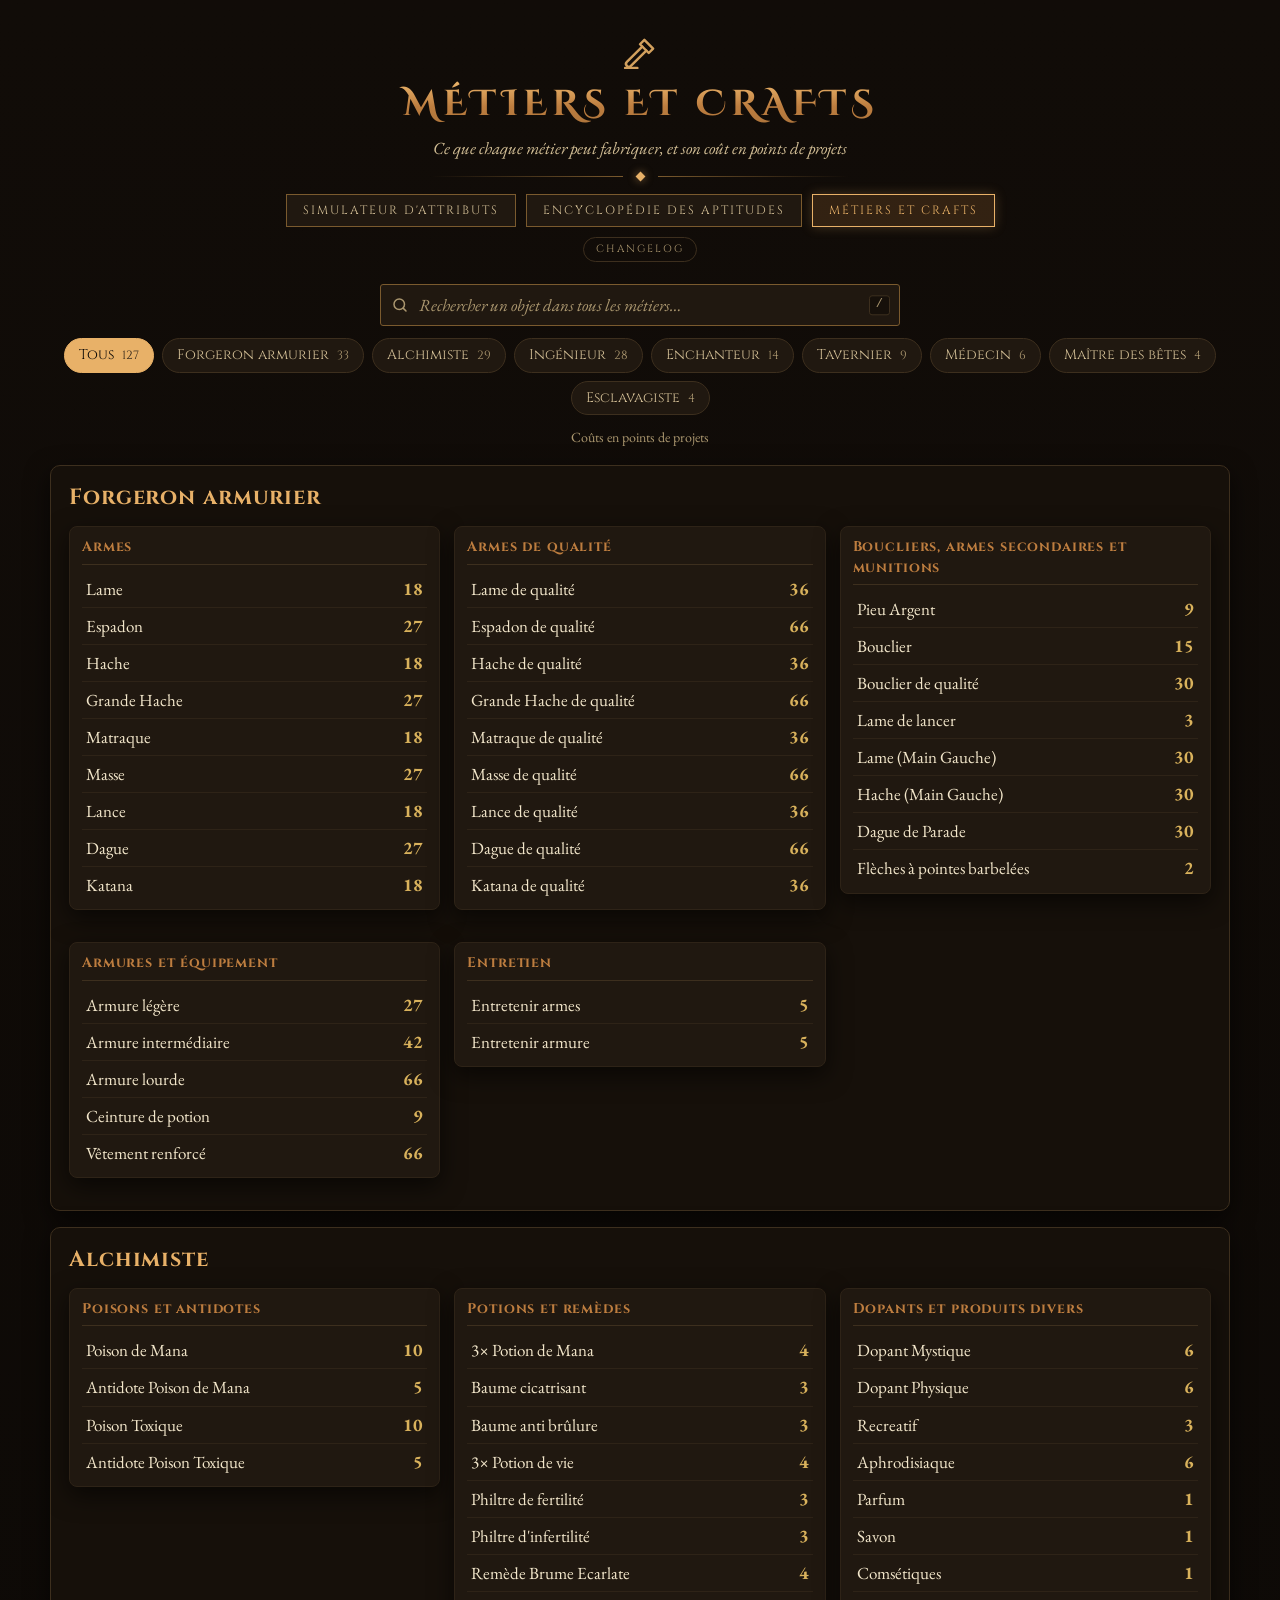
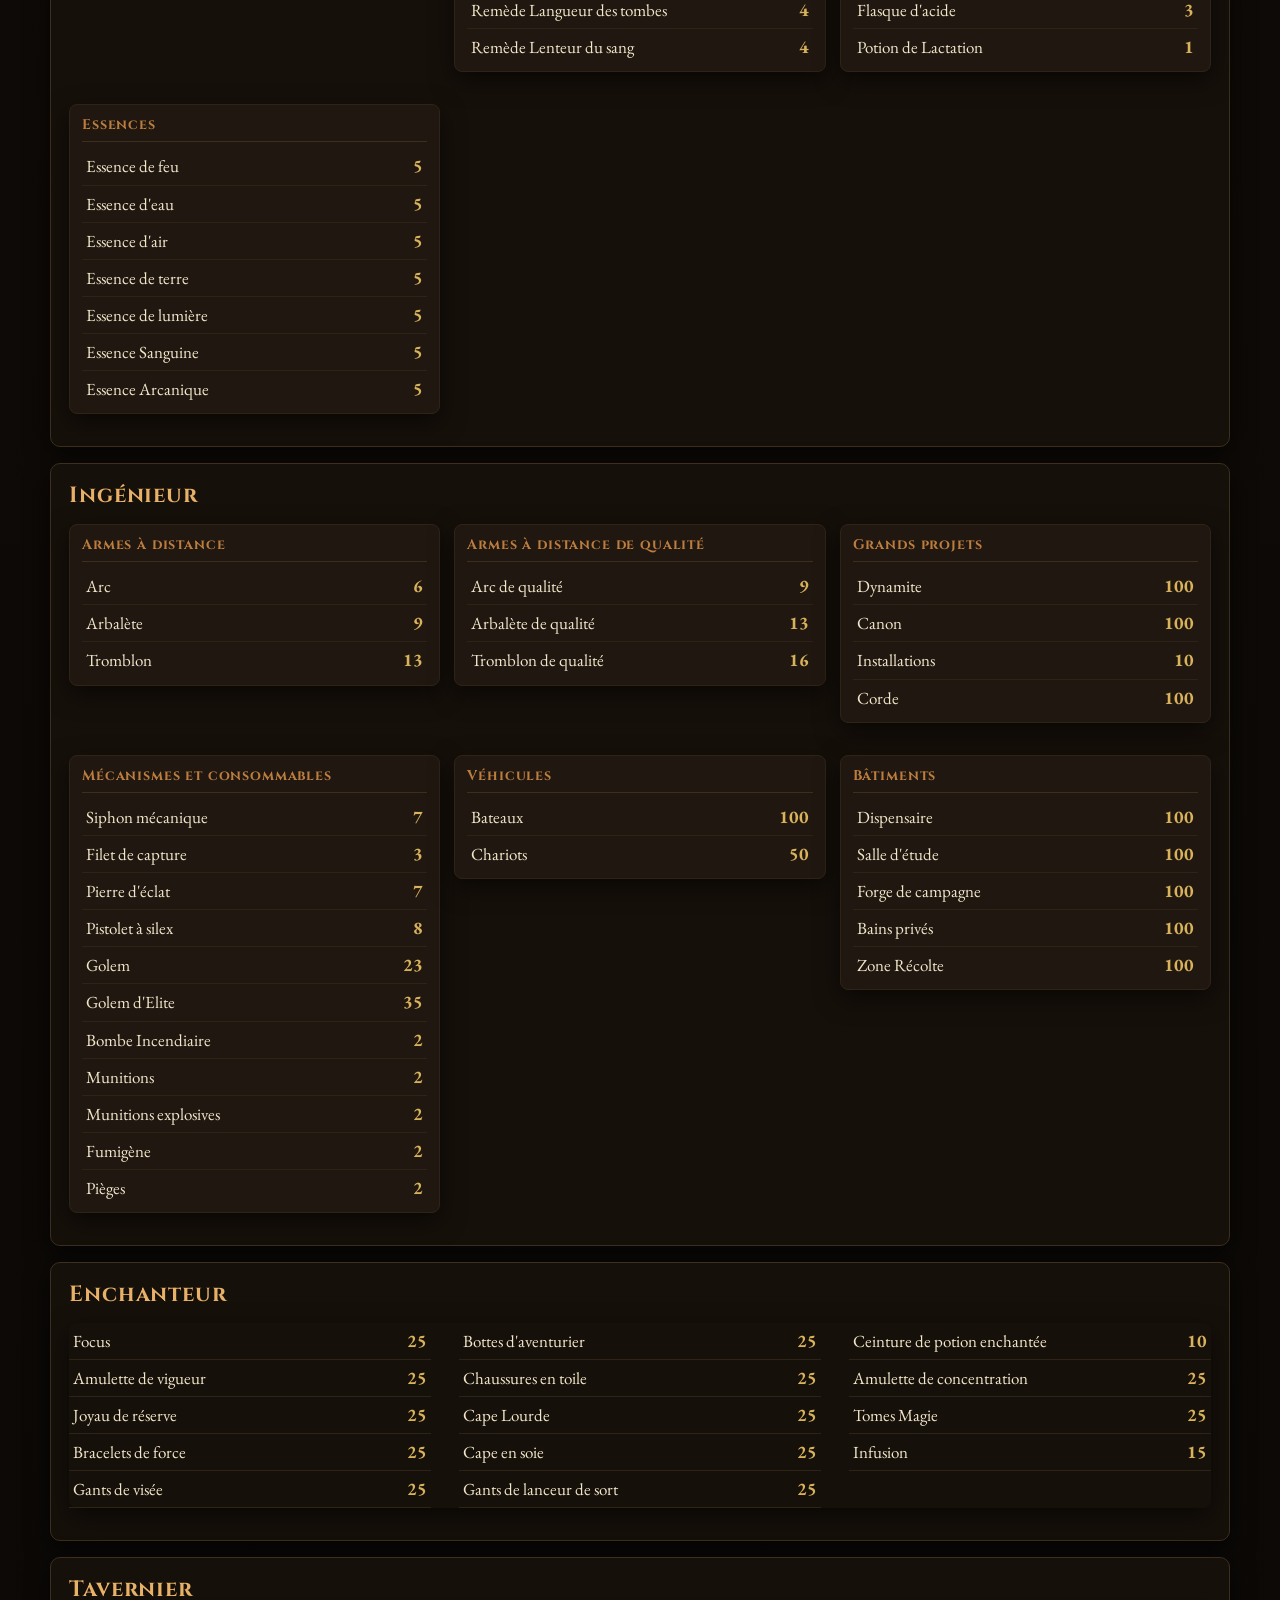
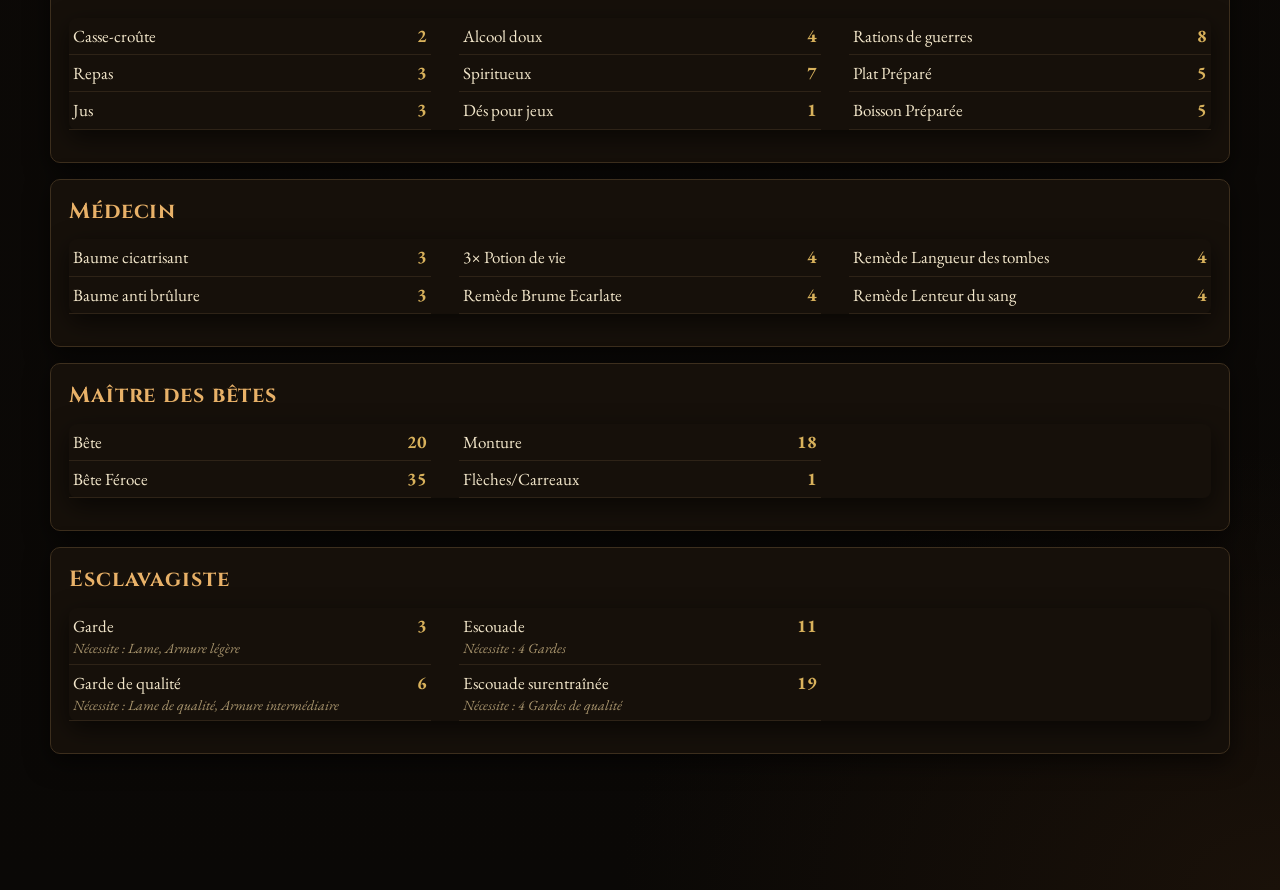
<file: RRUE5-V2/metiers.html>
<!DOCTYPE html>
<html lang="fr">
<head>
<meta charset="UTF-8">
<meta name="viewport" content="width=device-width, initial-scale=1.0">
<title>Métiers et Crafts</title>
<link rel="preconnect" href="https://fonts.googleapis.com">
<link rel="preconnect" href="https://fonts.gstatic.com" crossorigin>
<link href="https://fonts.googleapis.com/css2?family=Cinzel:wght@500;600;700;800&family=Cinzel+Decorative:wght@700;900&family=EB+Garamond:ital,wght@0,400;0,500;0,600;0,700;1,400&display=swap" rel="stylesheet">
<link rel="stylesheet" href="abilities.css">
<style>
  .metiers-wrap{ max-width: 1180px; margin: 0 auto; }
  .metiers-tools{ display: flex; flex-direction: column; gap: 12px; margin-bottom: 18px; }
  .metiers-tools .search-box{ display: block; flex: none; max-width: 520px; width: 100%; margin: 0 auto; }
  .metiers-tabs{ display: flex; flex-wrap: wrap; justify-content: center; gap: 8px; }
  .metiers-tabs button{ font-family: var(--font-display); font-size: 14px; color: var(--text-dim); border: 1px solid var(--border); border-radius: 999px; padding: 6px 14px; background: var(--surface-2); cursor: pointer; }
  .metiers-tabs button:hover{ color: var(--bronze-bright); border-color: var(--bronze-bright); }
  .metiers-tabs button span{ color: var(--text-faint); font-size: 12px; margin-left: 4px; }
  .metiers-tabs button[aria-selected="true"]{ color: var(--bg); background: var(--bronze-bright); border-color: var(--bronze-bright); }
  .metiers-tabs button[aria-selected="true"] span{ color: var(--surface-3); }
  .search-status{ text-align: center; color: var(--text-faint); font-style: italic; margin: 0; }
  .unit-hint{ text-align: center; color: var(--text-faint); font-size: 14px; margin: 0; }
  .metier{ background: var(--surface); border: 1px solid var(--border); border-radius: 10px; padding: 16px 18px 14px; margin-bottom: 16px; box-shadow: 0 8px 24px var(--shadow-deep); }
  .metier h2{ font-family: var(--font-display); font-size: 22px; color: var(--bronze-bright); margin: 0 0 12px; letter-spacing: 0.04em; }
  .metier-desc{ color: var(--text-dim); margin: -6px 0 12px; font-style: italic; }
  .groups{ display: grid; grid-template-columns: repeat(auto-fill, minmax(300px, 1fr)); gap: 14px; align-items: start; }
  .group{ background: var(--surface-2); border: 1px solid var(--border-soft); border-radius: 8px; padding: 10px 12px 6px; }
  .group h3{ font-family: var(--font-display); font-size: 14px; letter-spacing: 0.06em; color: var(--bronze); margin: 0 0 6px; padding-bottom: 6px; border-bottom: 1px solid var(--border); }
  .crafts{ list-style: none; margin: 0; padding: 0; }
  .crafts li{ display: flex; justify-content: space-between; align-items: baseline; gap: 12px; padding: 5px 4px; border-bottom: 1px solid var(--border-soft); break-inside: avoid; }
  .crafts li:last-child{ border-bottom: 0; }
  .crafts li:hover{ background: var(--surface-3); }
  .obj{ display: flex; flex-direction: column; }
  .craft-note{ color: var(--text-faint); font-size: 14px; font-style: italic; }
  .pts{ color: var(--gold); font-weight: 700; font-size: 18px; font-variant-numeric: tabular-nums; white-space: nowrap; }
  .pts.unknown{ color: var(--text-faint); font-weight: 400; }
  /* Métier sans sous-catégorie : la liste s'étale sur plusieurs colonnes */
  .metier.single .groups{ display: block; }
  .metier.single .group{ background: none; border: 0; padding: 0; }
  .metier.single .crafts{ columns: 3 260px; column-gap: 28px; }
  .metier.single .crafts li:last-child{ border-bottom: 1px solid var(--border-soft); }
  /* Recherche : tous les métiers correspondants s'affichent, en plus compact */
  .searching .metier{ padding: 12px 16px 10px; }
  .searching .metier h2{ font-size: 18px; margin-bottom: 8px; }
  @media (max-width: 520px){ body{ padding: 20px 16px 80px; } .groups{ grid-template-columns: 1fr; } }
</style>
</head>
<body>
<div class="app">
  <header class="hero">
    <svg class="hero-glyph" viewBox="0 0 24 24" fill="none" stroke="currentColor" stroke-width="1.4" stroke-linecap="round" stroke-linejoin="round" aria-hidden="true">
      <path d="M14.5 4.5 19.5 9.5 17 12 12 7Z"/><path d="M13.3 8.3 4.5 17.1a1.6 1.6 0 0 0 2.3 2.3l8.8-8.8"/><path d="M3.5 20.5h7"/>
    </svg>
    <h1>Métiers et Crafts</h1>
    <p>Ce que chaque métier peut fabriquer, et son coût en points de projets</p>
    <div class="hero-rule"><span class="diamond"></span></div>
    <nav class="hero-links" aria-label="Pages">
      <a class="back-link" href="index.html">Simulateur d'Attributs</a>
      <a class="back-link" href="abilities.html">Encyclopédie des Aptitudes</a>
      <!-- Masqué pour le moment : <a class="back-link erp-link" href="abilities-erp.html">Aptitudes ERP</a> -->
      <a class="back-link" href="metiers.html" aria-current="page">Métiers et Crafts</a>
    </nav>
  </header>

  <div class="metiers-wrap">
    <div class="metiers-tools">
      <label class="search-box">
        <svg viewBox="0 0 24 24" fill="none" stroke="currentColor" stroke-width="2" stroke-linecap="round" aria-hidden="true"><circle cx="11" cy="11" r="7"/><path d="m20 20-3.5-3.5"/></svg>
        <input class="search" id="search" type="search" placeholder="Rechercher un objet dans tous les métiers…" autocomplete="off" aria-label="Rechercher un objet">
        <kbd>/</kbd>
      </label>
      <nav class="metiers-tabs" id="metiers-tabs" role="tablist" aria-label="Métiers"></nav>
      <p class="unit-hint">Coûts en points de projets</p>
      <p class="search-status" id="search-status" aria-live="polite" hidden></p>
    </div>
    <main id="metiers"></main>
  </div>
</div>
<script src="metiers.js"></script>
<script src="changelog.js"></script>
</body>
</html>
</file>
<file: RRUE5-V2/abilities.css>
:root{
    --bg: #0a0806;
    --bg-vignette:
      radial-gradient(ellipse 900px 500px at 50% -8%, #2a1d10 0%, transparent 60%),
      radial-gradient(ellipse 1200px 800px at 100% 100%, #1a1109 0%, transparent 55%),
      linear-gradient(180deg, #100b07 0%, #0a0806 100%);
    --surface: #16100a;
    --surface-2: #201810;
    --surface-3: #2b2117;
    --surface-4: #352a1d;
    --border: #3d2f1e;
    --border-soft: #2e2317;
    --border-bright: #7a5a2e;
    --text: #f2e6ca;
    --text-dim: #d3bf96;
    --text-faint: #ab976f;
    --bronze: #bd7d3f;
    --bronze-bright: #e8b168;
    --gold: #d9b25c;
    --vitales: #9c3225;
    --mobilite: #6f8a45;
    --combat: #c0672f;
    --defense: #7c8ea3;
    --magie: #4d84a3;
    --erp: #a8507a;
    --ps: #b48ae0;
    --mobilite-bright: #9dbd6a;
    --magie-bright: #6fb0d4;
    --vitales-bright: #e8776a;
    --combat-bright: #e08a4f;
    --defense-bright: #a7b8cc;
    --dmg-contondant: #c9a77a;
    --dmg-tranchant: #d8d2c4;
    --dmg-perforant: #9fb6cc;
    --pos: #9fd07a;
    --neg: #ff9c8f;
    --erp-pos: #f29ac4;
    --erp-neg: #9aa6f0;
    --shadow-deep: rgba(0,0,0,0.6);
    --bar-h: 150px;
    --font-display: 'Cinzel', Georgia, serif;
    --font-deco: 'Cinzel Decorative', 'Cinzel', Georgia, serif;
    --font-body: 'EB Garamond', Georgia, 'Times New Roman', serif;
    --font-mono: ui-monospace, 'Cascadia Mono', Consolas, 'Courier New', monospace;
  }

  *{ box-sizing: border-box; }
  html{ scroll-behavior: smooth; }
  body{
    margin: 0;
    background: var(--bg-vignette), var(--bg);
    color: var(--text);
    font-family: var(--font-body);
    font-size: 17px;
    line-height: 1.45;
    min-height: 100vh;
    padding: 28px 20px 120px;
    position: relative;
  }
  body::before{
    content: "";
    position: fixed; inset: 0;
    pointer-events: none;
    z-index: 0;
    opacity: 0.45;
    mix-blend-mode: overlay;
    background-image: url("data:image/svg+xml;utf8,<svg xmlns='http://www.w3.org/2000/svg' width='160' height='160'><filter id='n'><feTurbulence type='fractalNoise' baseFrequency='0.85' numOctaves='2' stitchTiles='stitch'/><feColorMatrix type='saturate' values='0'/></filter><rect width='100%25' height='100%25' filter='url(%23n)' opacity='0.35'/></svg>");
  }
  button{ font: inherit; color: inherit; }
  :focus-visible{ outline: 2px solid var(--bronze-bright); outline-offset: 2px; }
  [hidden]{ display: none !important; }

  .app{ max-width: 1560px; margin: 0 auto; position: relative; z-index: 1; }

  /* ================= En-tête ================= */
  header.hero{ text-align: center; margin-bottom: 22px; padding: 4px 16px 0; }
  .hero-glyph{ width: 42px; height: 42px; margin: 0 auto 4px; color: var(--bronze-bright); opacity: 0.9; display: block; }
  h1{
    font-family: var(--font-deco);
    font-size: clamp(24px, 4vw, 36px);
    letter-spacing: 5px;
    text-transform: uppercase;
    font-weight: 700;
    background: linear-gradient(180deg, var(--bronze-bright) 10%, var(--bronze) 55%, #a9723a 100%);
    -webkit-background-clip: text;
    background-clip: text;
    color: transparent;
    margin: 0 0 6px;
  }
  .hero p{ color: var(--text-dim); font-style: italic; font-size: 17px; margin: 0; }
  .hero-rule{ display: flex; align-items: center; justify-content: center; gap: 14px; max-width: 420px; margin: 12px auto 0; }
  .hero-rule::before, .hero-rule::after{ content: ""; height: 1px; flex: 1 1 auto; background: linear-gradient(90deg, transparent, var(--border-bright)); }
  .hero-rule::after{ background: linear-gradient(90deg, var(--border-bright), transparent); }
  .hero-rule .diamond{ width: 7px; height: 7px; flex-shrink: 0; background: var(--bronze-bright); transform: rotate(45deg); box-shadow: 0 0 8px rgba(232,177,104,0.55); }
  .back-link{
    display: inline-block;
    margin-top: 14px;
    font-family: var(--font-display);
    font-size: 12px;
    letter-spacing: 2px;
    text-transform: uppercase;
    color: var(--text-dim);
    text-decoration: none;
    border: 1px solid var(--border-bright);
    background: var(--surface-2);
    padding: 7px 16px;
    transition: all 0.2s ease;
  }
  .back-link:hover{ color: var(--bronze-bright); border-color: var(--bronze-bright); background: rgba(189,125,63,0.12); }

  /* Légende */
  .legend{
    margin: 18px auto 0;
    max-width: 1100px;
    display: flex; flex-wrap: wrap; justify-content: center; gap: 8px 18px;
    font-size: 15px; color: var(--text-dim);
  }
  .legend > span{ display: inline-flex; align-items: center; gap: 6px; }

  /* ================= Barre d'outils ================= */
  .toolbar{
    position: sticky; top: 0; z-index: 30;
    margin: 0 0 22px;
    background: rgba(22,16,10,0.97);
    border: 1px solid var(--border);
    border-top: 2px solid var(--border-bright);
    box-shadow: 0 10px 28px var(--shadow-deep);
    padding: 12px 16px;
    display: flex; flex-direction: column; gap: 10px;
  }
  @supports (backdrop-filter: blur(4px)){ .toolbar{ background: rgba(22,16,10,0.9); backdrop-filter: blur(8px); } }
  .tb-row{ display: flex; flex-wrap: wrap; align-items: center; gap: 10px 14px; }

  .search-box{ position: relative; flex: 1 1 300px; min-width: 0; }
  .search-box svg{ position: absolute; left: 11px; top: 50%; transform: translateY(-50%); width: 18px; height: 18px; color: var(--text-faint); pointer-events: none; }
  .search{
    width: 100%;
    background: var(--surface-2);
    border: 1px solid var(--border-bright);
    color: var(--text);
    font-family: var(--font-body);
    font-size: 17px;
    padding: 9px 36px 9px 38px;
    outline: none;
    border-radius: 3px;
  }
  .search:focus{ border-color: var(--bronze-bright); box-shadow: 0 0 0 3px rgba(232,177,104,0.15); }
  .search::placeholder{ color: var(--text-faint); font-style: italic; }
  .search-box kbd{
    position: absolute; right: 10px; top: 50%; transform: translateY(-50%);
    font-family: var(--font-mono); font-size: 12px; color: var(--text-faint);
    border: 1px solid var(--border); border-radius: 3px; padding: 0 6px; background: var(--surface);
  }
  .search:focus + kbd, .search:not(:placeholder-shown) + kbd{ display: none; }

  .seg{ display: inline-flex; border: 1px solid var(--border-bright); border-radius: 3px; overflow: hidden; flex-shrink: 0; }
  .seg button{
    display: inline-flex; align-items: center; gap: 7px;
    background: var(--surface-2); border: 0; border-left: 1px solid var(--border);
    color: var(--text-dim);
    font-family: var(--font-display); font-size: 12px; letter-spacing: 1.5px; text-transform: uppercase;
    padding: 9px 14px; cursor: pointer;
  }
  .seg button:first-child{ border-left: 0; }
  .seg button svg{ width: 16px; height: 16px; }
  .seg button:hover{ color: var(--text); }
  .seg button[aria-pressed="true"]{ background: rgba(232,177,104,0.16); color: var(--bronze-bright); }

  .check{ display: inline-flex; align-items: center; gap: 8px; font-size: 16px; color: var(--text-dim); cursor: pointer; user-select: none; }
  .check input{ width: 17px; height: 17px; accent-color: var(--bronze-bright); margin: 0; }

  .counter{ font-size: 16px; color: var(--text-dim); white-space: nowrap; margin-left: auto; }
  .counter b{ color: var(--bronze-bright); font-size: 19px; font-family: var(--font-display); }

  /* Onglets de catégorie */
  .tb-nav{ flex-wrap: nowrap; align-items: flex-start; }
  .tb-nav .btn{ flex-shrink: 0; padding-top: 8px; padding-bottom: 8px; }
  .tabs{ flex: 1 1 auto; min-width: 0; flex-wrap: wrap; display: flex; gap: 6px; }
  @media (max-width: 760px){ .tb-nav{ flex-wrap: wrap; } .tabs{ flex-wrap: nowrap; overflow-x: auto; scrollbar-width: thin; padding-bottom: 4px; flex-basis: 100%; } }
  .tab{
    --cat: var(--bronze-bright);
    flex-shrink: 0;
    display: inline-flex; align-items: center; gap: 8px;
    background: var(--surface-2);
    border: 1px solid var(--border);
    border-bottom: 2px solid var(--border);
    color: var(--text-dim);
    font-family: var(--font-display); font-size: 12.5px; letter-spacing: 1.4px; text-transform: uppercase;
    padding: 7px 12px;
    cursor: pointer;
    border-radius: 3px 3px 0 0;
  }
  .tab .n{ font-family: var(--font-body); font-size: 14px; letter-spacing: 0; color: var(--text-faint); }
  .tab:hover{ color: var(--text); border-bottom-color: var(--cat); }
  .tab.active{ color: var(--cat); border-color: var(--cat); background: color-mix(in srgb, var(--cat) 14%, var(--surface-2)); }
  .tab.active .n{ color: var(--text); }
  .tab.zero{ opacity: 0.45; }

  /* Ligne des filtres actifs */
  .btn{
    display: inline-flex; align-items: center; gap: 7px;
    background: var(--surface-2);
    border: 1px solid var(--border-bright);
    color: var(--text-dim);
    font-family: var(--font-display); font-size: 12px; letter-spacing: 1.4px; text-transform: uppercase;
    padding: 7px 12px; border-radius: 3px; cursor: pointer;
  }
  .btn:hover{ color: var(--bronze-bright); border-color: var(--bronze-bright); }
  .btn svg{ width: 15px; height: 15px; }
  .btn .caret{ transition: transform 0.15s ease; }
  .btn[aria-expanded="true"] .caret{ transform: rotate(180deg); }
  .btn .badge{ background: var(--bronze-bright); color: #1a120a; font-family: var(--font-body); font-weight: 700; font-size: 13px; letter-spacing: 0; border-radius: 9px; padding: 0 7px; }
  .btn.primary{ background: var(--bronze); border-color: var(--bronze-bright); color: #1a120a; font-weight: 700; }
  .btn.primary:hover{ background: var(--bronze-bright); color: #1a120a; }
  .btn.ghost{ border-color: var(--border); }
  .btn:disabled{ opacity: 0.5; cursor: not-allowed; }
  .active-filters{ display: flex; flex-wrap: wrap; gap: 6px; align-items: center; }
  .af{
    --c: var(--bronze-bright);
    display: inline-flex; align-items: center; gap: 6px;
    background: color-mix(in srgb, var(--c) 20%, transparent);
    border: 1px solid var(--c);
    color: var(--text);
    font-size: 15px; font-weight: 600;
    padding: 2px 6px 2px 10px; border-radius: 3px; cursor: pointer;
  }
  .af small{ font-family: var(--font-display); font-size: 10.5px; letter-spacing: 1.2px; text-transform: uppercase; color: var(--text-dim); font-weight: 500; }
  .af .x{ display: inline-grid; place-items: center; width: 18px; height: 18px; border-radius: 2px; color: var(--c); font-size: 15px; line-height: 1; }
  .af:hover .x{ background: var(--c); color: #16110c; }
  .hint{ color: var(--text-faint); font-style: italic; font-size: 15px; }

  /* Panneau des filtres */
  .filter-panel{
    border-top: 1px solid var(--border);
    padding-top: 12px;
    display: grid; grid-template-columns: 110px 1fr; gap: 10px 14px; align-items: start;
    max-height: min(36vh, 320px); overflow-y: auto;
  }
  .fp-label{ font-family: var(--font-display); font-size: 12px; letter-spacing: 1.6px; text-transform: uppercase; color: var(--text-faint); padding-top: 6px; }
  .fp-chips{ display: flex; flex-wrap: wrap; gap: 6px; align-items: center; }
  .fp-mode{ display: inline-flex; gap: 0; margin-right: 8px; }
  .fp-mode button{ font-size: 11px; padding: 5px 9px; }
  .s-chip{
    --c: var(--vitales-bright);
    display: inline-flex; align-items: center; gap: 6px;
    background: color-mix(in srgb, var(--c) 9%, transparent);
    border: 1px solid color-mix(in srgb, var(--c) 45%, transparent);
    color: var(--c);
    font-family: var(--font-body); font-size: 15px; font-weight: 600;
    padding: 3px 9px; border-radius: 3px; cursor: pointer;
  }
  .s-chip small{ font-weight: 400; font-size: 13px; color: var(--text-faint); }
  .s-chip:hover{ background: color-mix(in srgb, var(--c) 20%, transparent); border-color: var(--c); }
  .s-chip[aria-pressed="true"]{ background: var(--c); color: #16110c; border-color: var(--c); box-shadow: 0 0 12px color-mix(in srgb, var(--c) 45%, transparent); }
  .s-chip[aria-pressed="true"] small{ color: #16110c; opacity: 0.75; }
  .s-chip .dot{ width: 8px; height: 8px; border-radius: 50%; background: var(--c); flex-shrink: 0; }
  .s-chip[aria-pressed="true"] .dot{ background: #16110c; }

  /* ================= Mise en page ================= */
  .layout{ display: grid; grid-template-columns: 240px minmax(0, 1fr); gap: 26px; align-items: start; }
  .layout.wide{ grid-template-columns: minmax(0, 1fr); }
  .layout.wide .toc{ display: none; }
  @media (max-width: 1000px){
    .layout{ grid-template-columns: minmax(0, 1fr); }
    .toc{ display: none; }
  }

  /* Sommaire */
  .toc{
    position: sticky; top: calc(var(--bar-h) + 12px);
    max-height: calc(100vh - var(--bar-h) - 24px);
    overflow-y: auto;
    background: var(--surface);
    border: 1px solid var(--border);
    padding: 12px 10px 10px;
    font-size: 15.5px;
    scrollbar-width: thin;
  }
  .toc-cat{
    display: flex; justify-content: space-between; align-items: baseline;
    font-family: var(--font-display); font-size: 12.5px; font-weight: 700; letter-spacing: 1.8px; text-transform: uppercase;
    color: var(--cat); text-decoration: none;
    margin: 12px 0 4px; padding: 0 4px;
  }
  .toc > div:first-child .toc-cat{ margin-top: 0; }
  .toc-group{
    display: flex; justify-content: space-between; gap: 8px;
    color: var(--text-dim); text-decoration: none;
    padding: 3px 6px 3px 10px;
    border-left: 2px solid var(--border);
    line-height: 1.3;
  }
  .toc-group:hover{ color: var(--text); border-left-color: var(--cat); background: rgba(255,255,255,0.03); }
  .toc-group.current{ color: var(--text); border-left-color: var(--cat); background: color-mix(in srgb, var(--cat) 12%, transparent); }
  .toc-group .n, .toc-cat .n{ color: var(--text-faint); font-family: var(--font-body); font-size: 14px; font-weight: 400; letter-spacing: 0; }

  /* Catégories & groupes */
  .category{ margin-bottom: 40px; scroll-margin-top: calc(var(--bar-h) + 16px); }
  .category-head{ border-left: 4px solid var(--cat); padding: 2px 0 2px 14px; margin-bottom: 16px; }
  .category-title{
    font-family: var(--font-deco); font-size: 26px; letter-spacing: 3px; text-transform: uppercase;
    color: var(--cat); margin: 0;
    display: flex; align-items: baseline; gap: 14px; flex-wrap: wrap;
  }
  .category-title small{ font-family: var(--font-body); font-size: 16px; letter-spacing: 0; color: var(--text-faint); text-transform: none; font-weight: 400; }
  .category-desc{ color: var(--text-dim); font-style: italic; margin: 2px 0 0; font-size: 16.5px; }

  .group{
    background: var(--surface);
    border: 1px solid var(--border);
    border-radius: 3px;
    padding: 16px 18px 18px;
    margin-bottom: 18px;
    box-shadow: 0 8px 24px var(--shadow-deep);
    scroll-margin-top: calc(var(--bar-h) + 16px);
  }
  .group-head{ display: flex; align-items: baseline; gap: 12px; flex-wrap: wrap; margin: 0 0 14px; padding-bottom: 10px; border-bottom: 1px solid var(--border); }
  .group-title{ font-family: var(--font-display); font-size: 16px; letter-spacing: 2.2px; text-transform: uppercase; font-weight: 700; color: var(--bronze-bright); margin: 0; }
  .group-count{ font-size: 15px; color: var(--text-faint); }
  .group-desc{ color: var(--text-dim); font-style: italic; font-size: 16px; flex-basis: 100%; margin: 0; }

  /* ================= Vue fiches ================= */
  .grid{ display: grid; grid-template-columns: repeat(auto-fill, minmax(min(350px, 100%), 1fr)); gap: 14px; }
  .ability{
    background: var(--surface-2);
    border: 1px solid var(--border);
    border-top: 3px solid var(--cat);
    border-radius: 3px;
    padding: 13px 15px 14px;
    display: flex; flex-direction: column; gap: 10px;
    min-width: 0;
    scroll-margin-top: calc(var(--bar-h) + 20px);
    transition: box-shadow 0.2s ease, border-color 0.2s ease;
  }
  .ability.in-cmp{ border-color: color-mix(in srgb, var(--bronze-bright) 60%, var(--border)); box-shadow: inset 0 0 0 1px rgba(232,177,104,0.35); }
  .flash{ animation: flash 2.2s ease-out; }
  @keyframes flash{
    0%, 35%{ box-shadow: 0 0 0 2px var(--bronze-bright), 0 0 26px rgba(232,177,104,0.45); }
    100%{ box-shadow: 0 0 0 0 transparent; }
  }
  .ab-head{ display: flex; align-items: flex-start; gap: 10px; }
  .ab-title{ flex: 1 1 auto; min-width: 0; }
  .ab-name{
    font-family: var(--font-display); font-weight: 700; font-size: 18px; letter-spacing: 0.4px; line-height: 1.25;
    color: var(--text); margin: 0; overflow-wrap: break-word;
  }
  .ab-badges{ display: flex; flex-wrap: wrap; gap: 5px; margin-top: 5px; }
  .ab-badges:empty{ display: none; }
  .ab-tools{ display: flex; align-items: center; gap: 6px; flex-shrink: 0; }
  .ab-id{ font-family: var(--font-mono); font-size: 13px; color: var(--text-faint); text-decoration: none; }
  .ab-id:hover{ color: var(--bronze-bright); text-decoration: underline; }
  .badge-type{
    --c: var(--text-dim);
    display: inline-flex; align-items: center; gap: 5px;
    font-family: var(--font-display); font-size: 11.5px; font-weight: 700; letter-spacing: 1.3px; text-transform: uppercase;
    color: var(--c); border: 1px solid color-mix(in srgb, var(--c) 60%, transparent);
    background: color-mix(in srgb, var(--c) 14%, transparent);
    padding: 1px 8px; border-radius: 2px;
  }
  .badge-type svg{ width: 13px; height: 13px; }
  .badge-verify{ --c: var(--gold); }

  .cmp-btn{
    display: inline-flex; align-items: center; gap: 5px;
    background: transparent; border: 1px solid var(--border); border-radius: 3px;
    color: var(--text-faint);
    font-family: var(--font-display); font-size: 10.5px; letter-spacing: 1.2px; text-transform: uppercase;
    padding: 4px 7px; cursor: pointer; white-space: nowrap;
  }
  .cmp-btn svg{ width: 14px; height: 14px; }
  .cmp-btn:hover{ color: var(--bronze-bright); border-color: var(--bronze-bright); }
  .cmp-btn[aria-pressed="true"]{ background: var(--bronze); border-color: var(--bronze-bright); color: #1a120a; font-weight: 700; }

  /* Bandeau des données clés : toujours dans le même ordre pour comparer d'un coup d'œil */
  .facts{
    display: grid; grid-template-columns: repeat(2, minmax(0, 1fr));
    background: var(--surface);
    border: 1px solid var(--border-soft);
    border-radius: 3px;
  }
  .facts.cd3{ grid-template-columns: repeat(3, minmax(0, 1fr)); }
  .fact{ padding: 7px 10px 8px; min-width: 0; border-left: 1px solid var(--border-soft); }
  .fact.full{ grid-column: 1 / -1; border-left: 0; border-bottom: 1px solid var(--border-soft); }
  .fact.first{ border-left: 0; }
  .fact-label{
    display: flex; align-items: center; gap: 5px;
    font-family: var(--font-display); font-size: 10.5px; font-weight: 600; letter-spacing: 1.4px; text-transform: uppercase;
    color: var(--text-faint); margin-bottom: 3px;
  }
  .fact-label svg{ width: 13px; height: 13px; color: var(--u, var(--text-faint)); }
  .fact-val{ font-size: 16.5px; font-weight: 600; color: var(--text); line-height: 1.3; overflow-wrap: break-word; }
  .fact-val .none{ color: var(--text-faint); font-weight: 400; }
  .fact.range{ --u: #8fc7c0; }
  .fact.target{ --u: #e0b07a; }
  .fact.cooldown{ --u: #b9a4d6; }

  .ab-desc{ margin: 0; font-size: 16.5px; line-height: 1.5; color: var(--text); }
  .ab-todo{ margin: 0; color: var(--text-faint); font-style: italic; font-size: 15.5px; }

  .rows{ margin: 0; display: grid; grid-template-columns: 104px minmax(0, 1fr); gap: 8px 12px; font-size: 16px; }
  .rows dt{
    font-family: var(--font-display); font-size: 11px; font-weight: 600; letter-spacing: 1.3px; text-transform: uppercase;
    color: var(--text-faint); padding-top: 4px; line-height: 1.3;
  }
  .rows dd{ margin: 0; color: var(--text); min-width: 0; }
  .rows .sep{ grid-column: 1 / -1; border-top: 1px dashed var(--border); margin: 2px 0; }

  /* Pastilles */
  .cost{
    --c: var(--text-dim);
    display: inline-flex; align-items: baseline; gap: 4px;
    font-family: var(--font-display); font-weight: 700; font-size: 13.5px; letter-spacing: 0.4px;
    color: var(--c);
    border: 1px solid var(--c);
    background: color-mix(in srgb, var(--c) 15%, transparent);
    border-radius: 11px;
    padding: 1px 9px;
    white-space: nowrap;
    margin: 2px 4px 2px 0;
  }
  .cost.item{
    font-family: var(--font-body); font-weight: 600; font-size: 14.5px; letter-spacing: 0;
    border-style: dashed; border-radius: 3px; white-space: normal;
    color: var(--text-dim); border-color: var(--border-bright); background: rgba(122,90,46,0.12);
  }
  .cost.item b{ color: var(--bronze-bright); white-space: nowrap; }
  .tbl .cost.item{ font-size: 14px; }
  .filt{ cursor: pointer; transition: box-shadow 0.15s ease, background 0.15s ease; }
  .filt:hover{ background: color-mix(in srgb, var(--c) 30%, transparent); }
  .filt.hl{ background: color-mix(in srgb, var(--c) 34%, transparent); box-shadow: 0 0 0 1px var(--c), 0 0 12px color-mix(in srgb, var(--c) 55%, transparent); }

  .pill{
    --c: var(--text-dim);
    display: inline-flex; align-items: center; gap: 5px;
    font-size: 15px; font-weight: 600; line-height: 1.35;
    color: var(--c);
    border: 1px solid color-mix(in srgb, var(--c) 55%, transparent);
    background: color-mix(in srgb, var(--c) 12%, transparent);
    border-radius: 3px;
    padding: 1px 8px;
    margin: 2px 4px 2px 0;
  }
  .pill.status::before{ content: "◆"; font-size: 9px; }
  .pill.status.removed{ border-style: dashed; background: transparent; }
  .pill.status.removed::before{ content: "✕"; font-size: 11px; font-weight: 700; }
  .pill.dmg::before{ content: "✦"; font-size: 10px; }
  .pill.eff{ font-size: 14px; font-weight: 600; padding: 0 6px; }
  .pill.pos{ --c: var(--pos); }
  .pill.neg{ --c: var(--neg); }
  .pill.erp-pos{ --c: var(--erp-pos); }
  .pill.erp-neg{ --c: var(--erp-neg); }
  .st-line{ display: flex; flex-wrap: wrap; align-items: center; gap: 0; }
  .st-line + .st-line{ margin-top: 2px; }
  .buff-block{ border: 1px solid color-mix(in srgb, var(--pos) 40%, var(--border)); background: color-mix(in srgb, var(--pos) 6%, transparent); border-radius: 4px; padding: 6px 10px 8px; }
  .buff-block + .buff-block{ margin-top: 6px; }
  .buff-head{ display: flex; flex-wrap: wrap; align-items: baseline; gap: 8px; margin-bottom: 4px; }
  .buff-name{ font-family: 'Cinzel', serif; font-weight: 700; font-size: 16px; color: var(--pos); }
  .buff-when{ font-size: 15px; font-style: italic; color: var(--text-dim); margin: 0 0 4px; }
  .buff-row{ display: grid; grid-template-columns: 70px 1fr; gap: 8px; align-items: baseline; }
  .buff-label{ font-size: 11px; letter-spacing: .08em; text-transform: uppercase; color: var(--text-dim); }
  .st-line .eff-list{ display: inline-flex; flex-wrap: wrap; align-items: center; margin-left: 2px; padding-left: 8px; border-left: 1px solid var(--border); }

  .tag{
    display: inline-block;
    font-size: 15px;
    color: var(--text-dim);
    background: rgba(122,107,78,0.14);
    border: 1px solid rgba(122,107,78,0.42);
    border-radius: 3px;
    padding: 0 7px;
    margin: 2px 4px 2px 0;
  }
  .tag b{ font-family: var(--font-display); font-size: 11px; letter-spacing: 1px; text-transform: uppercase; font-weight: 700; color: var(--bronze-bright); margin-right: 4px; }
  .tag.link{ text-decoration: none; color: var(--text); }
  .tag.link:hover{ border-color: var(--bronze-bright); color: var(--bronze-bright); }
  .bullets{ margin: 0; padding-left: 18px; }
  .bullets li{ margin: 1px 0; }
  .bullets li::marker{ color: var(--bronze); }
  .cond li{ color: var(--text-dim); }
  .resist b{ color: var(--bronze-bright); }
  .notes{ color: var(--text-dim); font-style: italic; }

  /* Aptitudes non documentées : liste compacte en bas de groupe */
  .undoc{ margin-top: 14px; padding-top: 12px; border-top: 1px dashed var(--border); }
  .grid[hidden] + .undoc, .group-head + .undoc{ margin-top: 0; padding-top: 0; border-top: 0; }
  .undoc-title{ font-family: var(--font-display); font-size: 11.5px; letter-spacing: 1.6px; text-transform: uppercase; color: var(--text-faint); margin: 0 0 8px; }
  .undoc-list{ list-style: none; margin: 0; padding: 0; display: grid; grid-template-columns: repeat(auto-fill, minmax(min(260px, 100%), 1fr)); gap: 6px; }
  .undoc-item{
    display: flex; flex-wrap: wrap; align-items: baseline; gap: 2px 8px;
    background: var(--surface-2); border: 1px solid var(--border-soft); border-left: 2px solid color-mix(in srgb, var(--cat) 60%, transparent);
    padding: 5px 10px; border-radius: 2px; font-size: 16px;
    scroll-margin-top: calc(var(--bar-h) + 20px);
  }
  .undoc-item .ui-name{ color: var(--text-dim); font-weight: 600; flex: 1 1 auto; }
  .undoc-item .ui-src{ flex-basis: 100%; font-size: 14px; color: var(--text-faint); }
  .undoc-item .ui-src b{ font-family: var(--font-display); font-size: 10px; letter-spacing: 1px; text-transform: uppercase; color: var(--bronze); margin-right: 3px; }
  .undoc-item .badge-type{ font-size: 10px; padding: 0 6px; }

  /* ================= Vue tableau ================= */
  .tbl-wrap{ overflow-x: auto; border: 1px solid var(--border); border-radius: 3px; scrollbar-width: thin; }
  .tbl{ width: 100%; min-width: 1180px; border-collapse: separate; border-spacing: 0; table-layout: fixed; font-size: 15.5px; }
  .tbl th{
    position: relative;
    text-align: left; vertical-align: bottom;
    font-family: var(--font-display); font-size: 11px; font-weight: 700; letter-spacing: 1.3px; text-transform: uppercase;
    color: var(--text-dim);
    background: var(--surface-3);
    padding: 9px 10px;
    border-bottom: 2px solid var(--border-bright);
    white-space: nowrap;
  }
  .tbl th.sortable{ cursor: pointer; user-select: none; }
  .tbl th.sortable:hover{ color: var(--bronze-bright); }
  .tbl th .arrow{ display: inline-block; width: 12px; margin-left: 4px; color: var(--text-faint); }
  .tbl th.sorted{ color: var(--bronze-bright); }
  .tbl th.sorted .arrow{ color: var(--bronze-bright); }
  .tbl td{ padding: 9px 10px; vertical-align: top; border-bottom: 1px solid var(--border-soft); background: var(--surface-2); min-width: 0; overflow-wrap: break-word; }
  .tbl tbody tr:nth-child(even) td{ background: #1c150e; }
  .tbl tbody tr:hover td{ background: #2a2015; }
  .tbl tbody tr:last-child td{ border-bottom: 0; }
  .tbl tr.in-cmp td{ background: #2c2114 !important; }
  .tbl tr.in-cmp td:first-child{ box-shadow: inset 3px 0 0 var(--bronze-bright); }
  .tbl th:first-child, .tbl td:first-child{ position: sticky; left: 0; z-index: 1; border-right: 1px solid var(--border); }
  .tbl th:first-child{ z-index: 2; }
  .tbl td:first-child{ box-shadow: inset 3px 0 0 var(--cat); }
  .tbl tr{ scroll-margin-top: calc(var(--bar-h) + 20px); }
  .tbl .t-name{ font-family: var(--font-display); font-weight: 700; font-size: 15.5px; line-height: 1.25; color: var(--text); }
  .tbl .t-sub{ display: flex; flex-wrap: wrap; align-items: center; gap: 5px 8px; margin-top: 5px; }
  .tbl .t-big{ font-weight: 600; font-size: 16px; }
  .tbl .none{ color: var(--text-faint); opacity: 0.6; }
  .tbl .todo{ color: var(--text-faint); font-style: italic; }
  .tbl .pill, .tbl .cost{ font-size: 14px; }
  .tbl .cost{ font-size: 12.5px; }
  .tbl .tag{ font-size: 14px; }
  .mini{ margin: 0 0 5px; font-size: 15px; }
  .mini:last-child{ margin-bottom: 0; }
  .mini-l{ display: block; font-family: var(--font-display); font-size: 10px; font-weight: 600; letter-spacing: 1.2px; text-transform: uppercase; color: var(--text-faint); margin-bottom: 1px; }
  .tbl .bullets{ padding-left: 15px; font-size: 14.5px; }

  /* ================= Comparaison ================= */
  .tray{
    position: fixed; left: 50%; bottom: 14px; transform: translateX(-50%);
    z-index: 40;
    width: min(1100px, calc(100vw - 24px));
    display: flex; flex-wrap: wrap; align-items: center; gap: 8px 12px;
    background: rgba(32,24,16,0.98);
    border: 1px solid var(--bronze-bright);
    box-shadow: 0 12px 40px rgba(0,0,0,0.75), 0 0 0 1px rgba(0,0,0,0.5);
    padding: 10px 14px;
    border-radius: 4px;
  }
  .tray-title{ font-family: var(--font-display); font-size: 12px; letter-spacing: 1.6px; text-transform: uppercase; color: var(--bronze-bright); font-weight: 700; white-space: nowrap; }
  .tray-items{ display: flex; flex-wrap: wrap; gap: 6px; flex: 1 1 300px; min-width: 0; }
  .tray-item{
    display: inline-flex; align-items: center; gap: 6px;
    background: var(--surface-3); border: 1px solid var(--border-bright); border-left: 3px solid var(--cat);
    font-size: 15px; padding: 2px 4px 2px 8px; border-radius: 2px; cursor: pointer;
  }
  .tray-item .x{ color: var(--text-faint); width: 18px; text-align: center; }
  .tray-item:hover .x{ color: var(--neg); }
  .tray-msg{ color: var(--gold); font-style: italic; font-size: 15px; }

  dialog.cmp-dialog{
    width: min(1500px, calc(100vw - 24px));
    max-width: none;
    max-height: calc(100vh - 24px);
    padding: 0;
    background: var(--surface);
    color: var(--text);
    border: 1px solid var(--bronze-bright);
    border-radius: 4px;
    box-shadow: 0 20px 60px rgba(0,0,0,0.8);
  }
  dialog.cmp-dialog[open]{ display: flex; flex-direction: column; }
  dialog.cmp-dialog::backdrop{ background: rgba(5,3,2,0.78); }
  .dlg-head{ display: flex; flex-wrap: wrap; align-items: center; gap: 10px 16px; padding: 14px 18px; border-bottom: 1px solid var(--border); background: var(--surface-2); }
  .dlg-head h2{ font-family: var(--font-deco); font-size: 22px; letter-spacing: 2px; color: var(--bronze-bright); margin: 0; flex: 1 1 auto; }
  .dlg-body{ overflow: auto; flex: 1 1 auto; scrollbar-width: thin; }
  .cmp-table{ border-collapse: separate; border-spacing: 0; table-layout: fixed; font-size: 15.5px; }
  .cmp-table th, .cmp-table td{ padding: 10px 12px; vertical-align: top; border-bottom: 1px solid var(--border-soft); border-left: 1px solid var(--border-soft); width: 280px; min-width: 240px; overflow-wrap: break-word; }
  .cmp-table th.rl, .cmp-table td.rl{ position: sticky; left: 0; z-index: 2; width: 150px; min-width: 150px; border-left: 0; background: var(--surface-3); }
  .cmp-table td.rl{ font-family: var(--font-display); font-size: 11px; font-weight: 700; letter-spacing: 1.3px; text-transform: uppercase; color: var(--text-faint); }
  .cmp-table thead th{ position: sticky; top: 0; z-index: 3; background: var(--surface-3); text-align: left; border-bottom: 2px solid var(--border-bright); border-top: 3px solid var(--cat, var(--border)); }
  .cmp-table thead th.rl{ z-index: 4; border-top-color: var(--surface-3); }
  .cmp-table td{ background: var(--surface-2); }
  .cmp-table tr.diff td.rl{ color: var(--bronze-bright); }
  .cmp-table tr.diff td.rl::after{ content: " ≠"; color: var(--bronze-bright); }
  .cmp-table tr.same td:not(.rl){ color: var(--text-dim); }
  .cmp-table .cmp-name{ display: block; font-family: var(--font-display); font-size: 16px; font-weight: 700; color: var(--text); text-decoration: none; line-height: 1.25; }
  .cmp-table .cmp-name:hover{ color: var(--bronze-bright); }
  .cmp-table .cmp-meta{ display: flex; align-items: center; justify-content: space-between; gap: 8px; margin-top: 4px; font-family: var(--font-body); font-size: 14px; letter-spacing: 0; text-transform: none; font-weight: 400; color: var(--text-faint); }
  .cmp-table .cmp-rm{ background: none; border: 1px solid var(--border); color: var(--text-faint); border-radius: 3px; cursor: pointer; padding: 0 7px; font-size: 13px; }
  .cmp-table .cmp-rm:hover{ color: var(--neg); border-color: var(--neg); }
  .cmp-table .none{ color: var(--text-faint); opacity: 0.6; }
  .cmp-dialog .filt{ cursor: default; }
  .cmp-dialog .filt:hover{ background: color-mix(in srgb, var(--c) 15%, transparent); }
  .cmp-dialog .pill.filt:hover{ background: color-mix(in srgb, var(--c) 12%, transparent); }

  .empty{ text-align: center; color: var(--text-faint); font-style: italic; padding: 50px 0; font-size: 18px; }
  .empty .btn{ margin-top: 12px; font-style: normal; }

  @media (max-width: 760px){
    body{ padding: 18px 16px 140px; font-size: 16px; }
    .toolbar{ position: static; padding: 10px 12px; }
    .counter{ margin-left: 0; }
    .filter-panel{ grid-template-columns: 1fr; gap: 4px 0; max-height: none; }
  .fp-label{ padding-top: 8px; }
    .group{ padding: 12px 12px 14px; }
    .rows{ grid-template-columns: 1fr; gap: 2px; }
    .rows dd{ margin-bottom: 6px; }
    .seg button span{ display: none; }
    .tray{ bottom: 8px; padding: 8px 10px; }
  }

  /* Lien rose vers les aptitudes ERP (et accent de la page ERP) */
  .hero-links{ display: flex; flex-wrap: wrap; justify-content: center; gap: 10px; }
  .back-link.erp-link{ color: var(--erp-pos); border-color: var(--erp); background: rgba(168,80,122,0.14); }
  .back-link.erp-link:hover{ color: #ffd0e6; border-color: var(--erp-pos); background: rgba(168,80,122,0.26); }
  /* page actuelle : éclairée */
  .back-link[aria-current="page"]{ color: var(--bronze-bright); border-color: var(--bronze-bright); background: rgba(189,125,63,0.2); box-shadow: 0 0 12px rgba(232,177,104,0.25); cursor: default; }
  .back-link.erp-link[aria-current="page"]{ color: #ffd0e6; border-color: var(--erp-pos); background: rgba(168,80,122,0.32); box-shadow: 0 0 12px rgba(242,154,196,0.3); }
  .erp-page .hero h1{ color: var(--erp-pos); }
  .erp-page .hero-glyph{ color: var(--erp-pos); }
  .erp-page .hero-rule .diamond{ background: var(--erp-pos); box-shadow: 0 0 8px rgba(242,154,196,0.55); }
</file>
